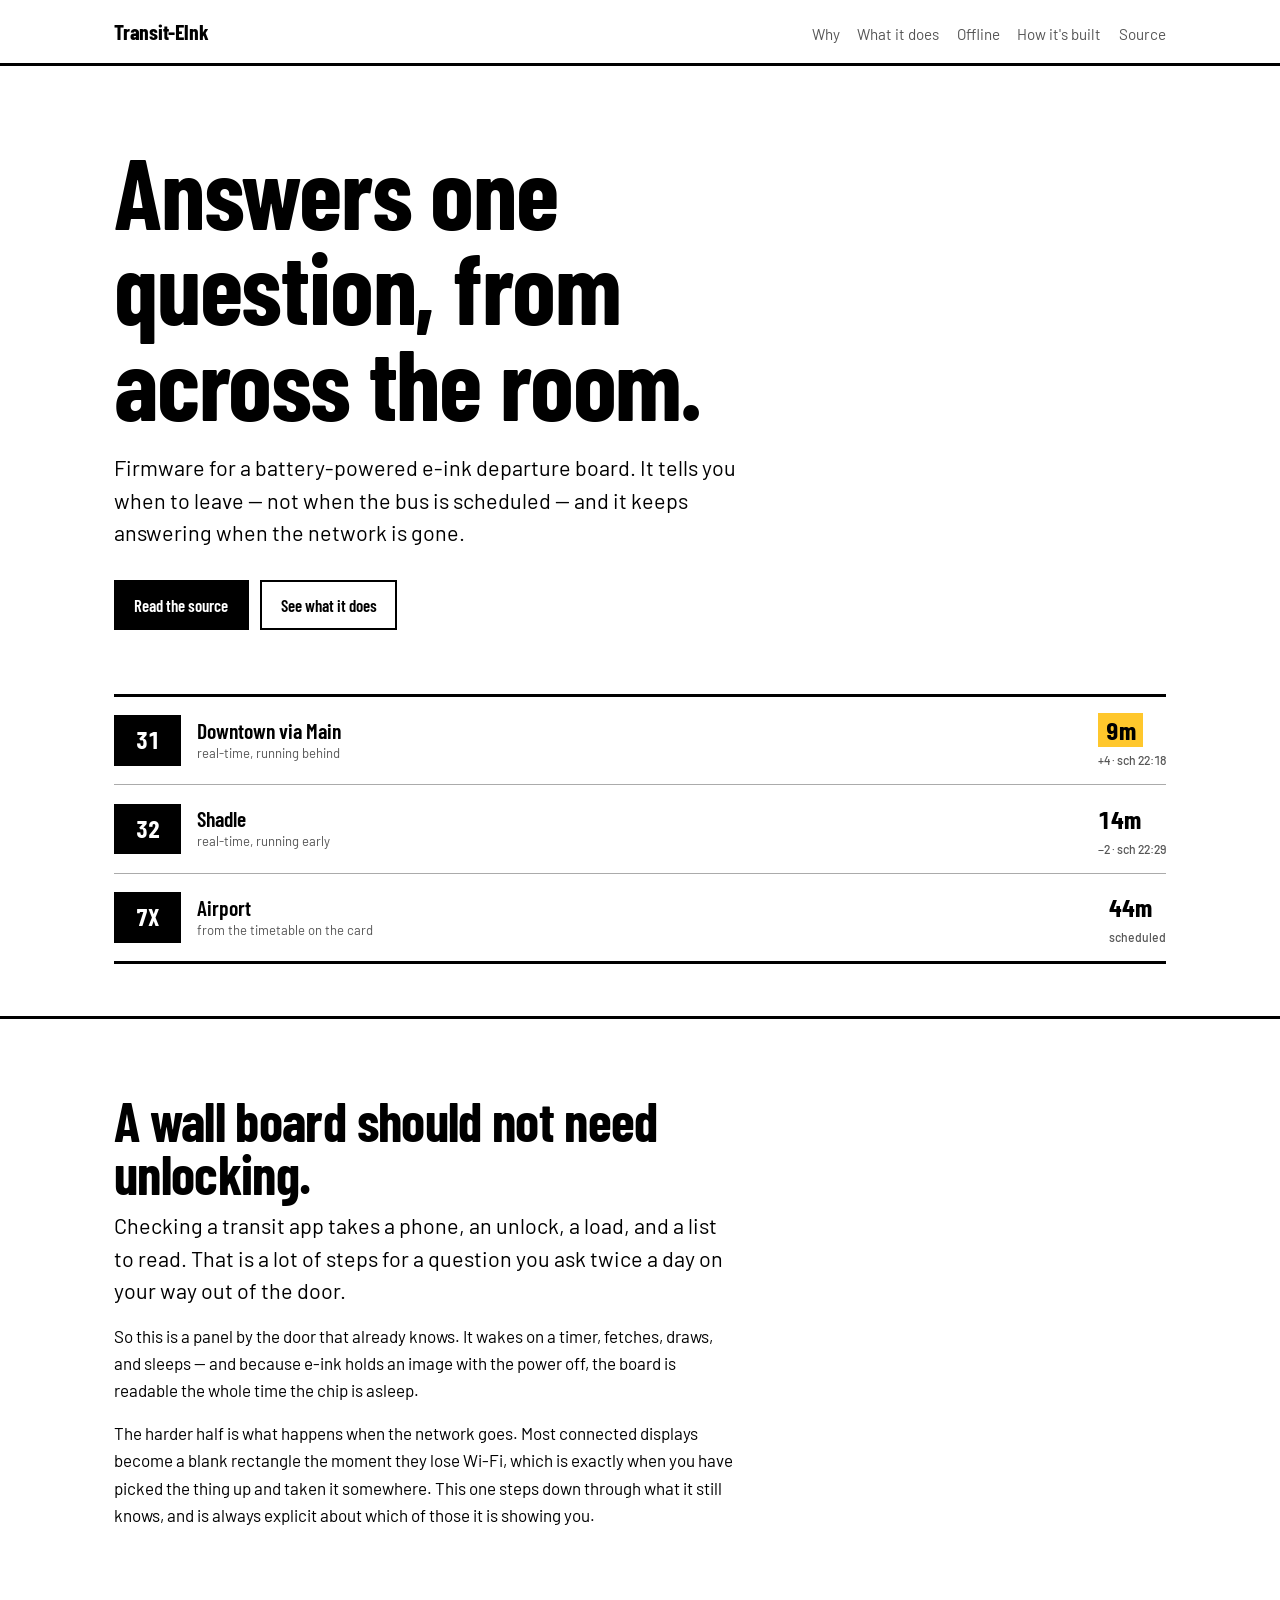
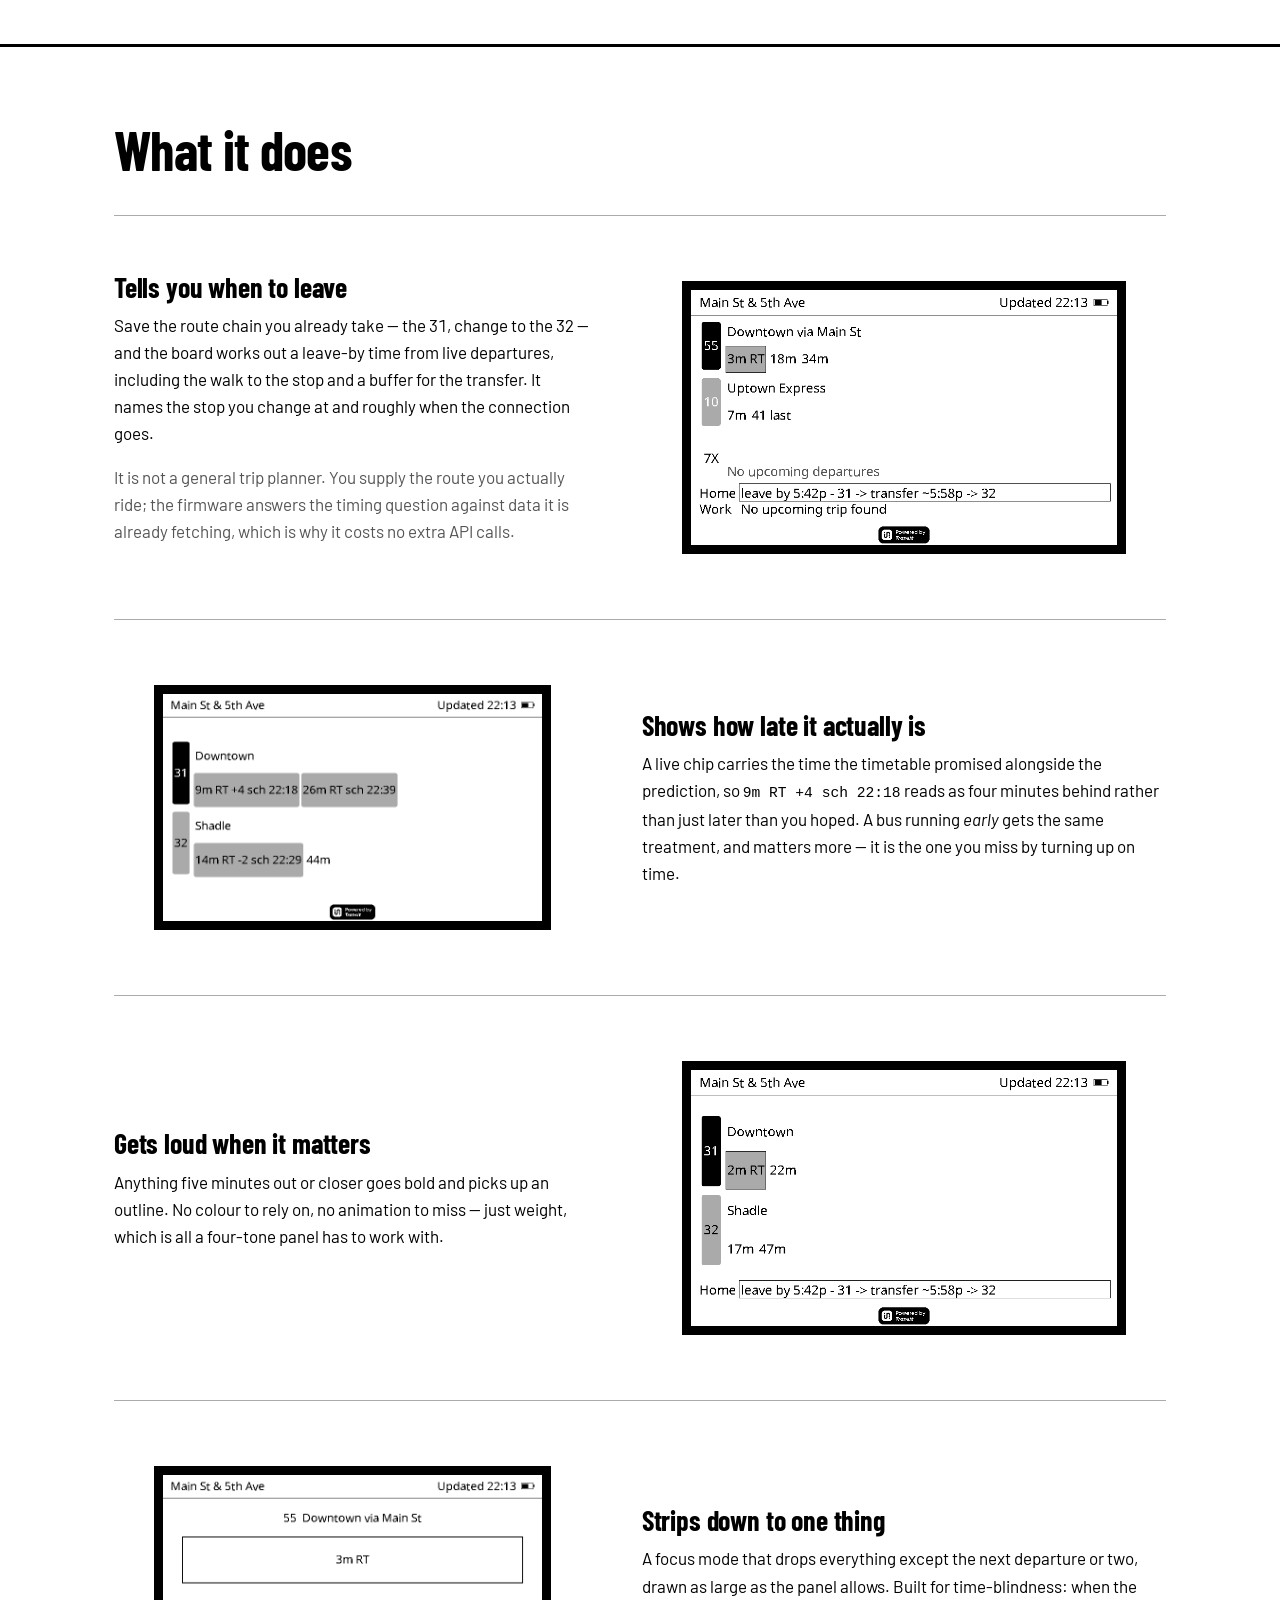
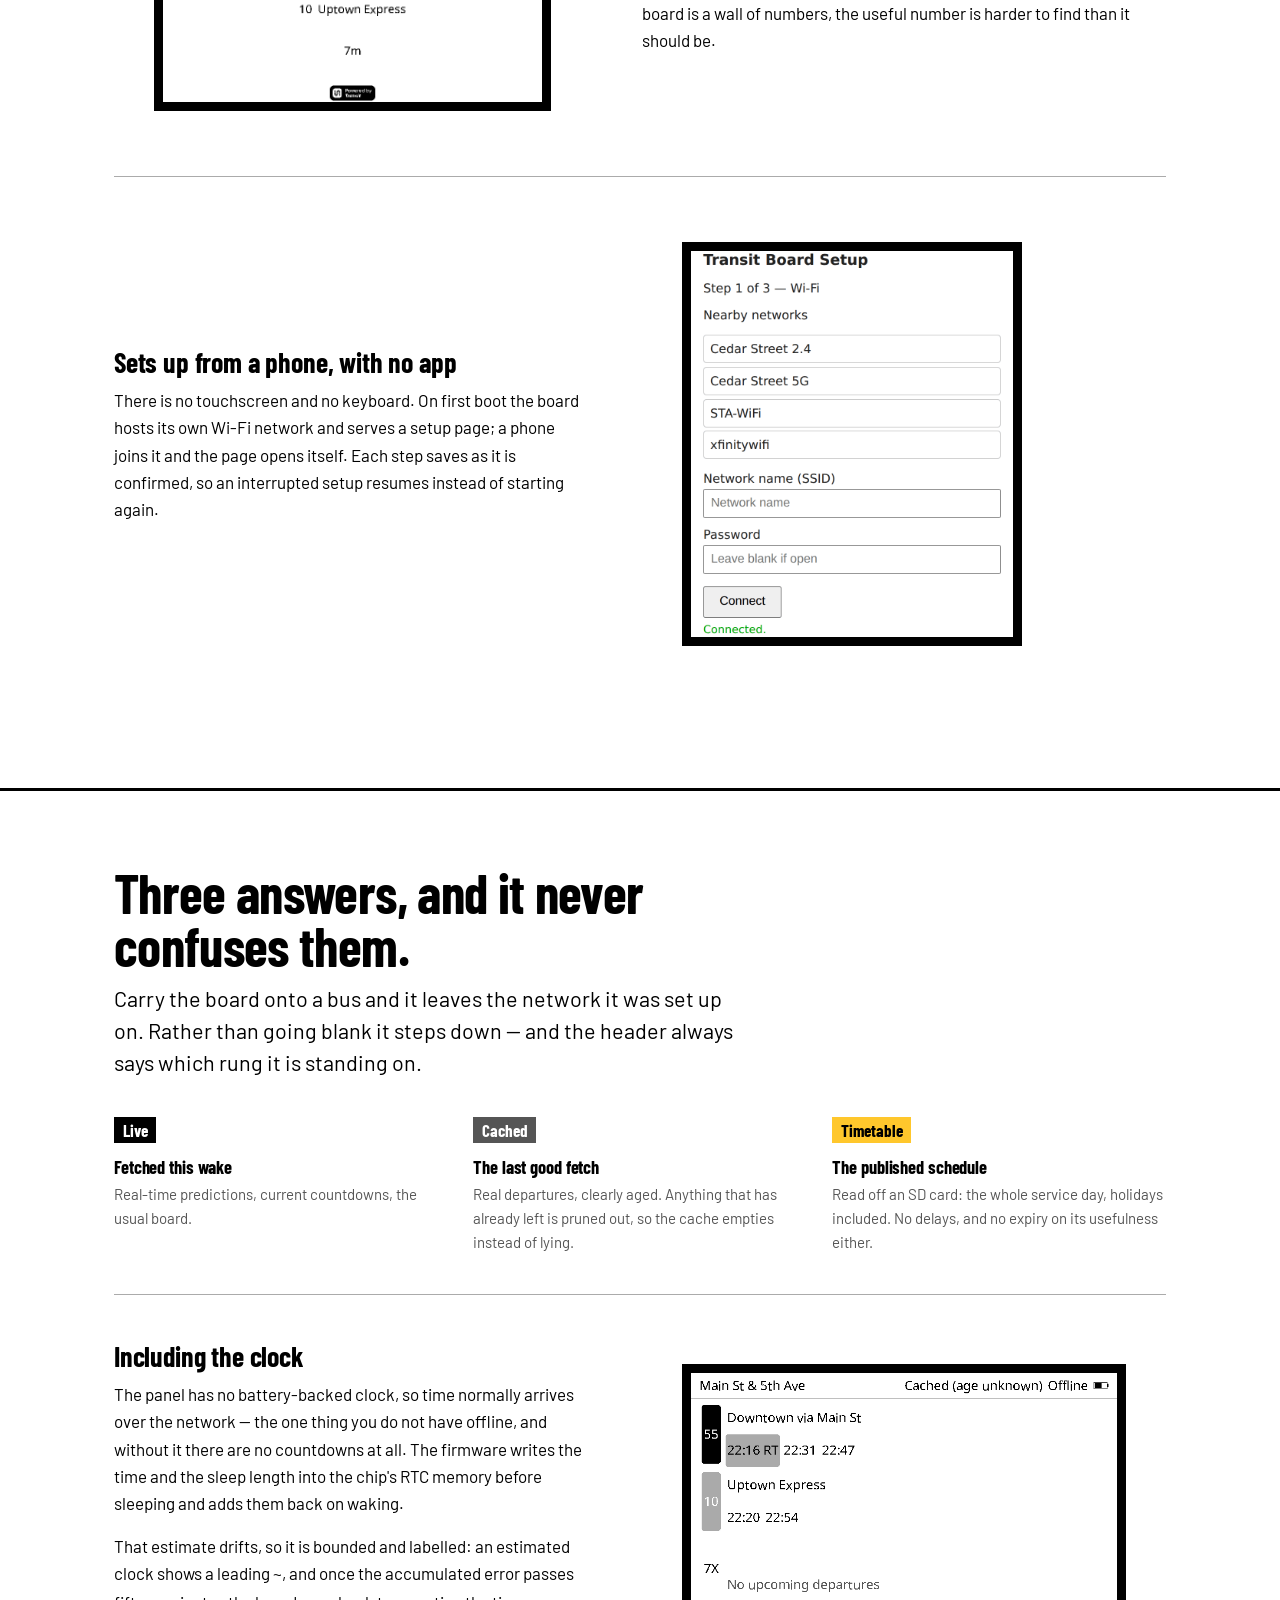
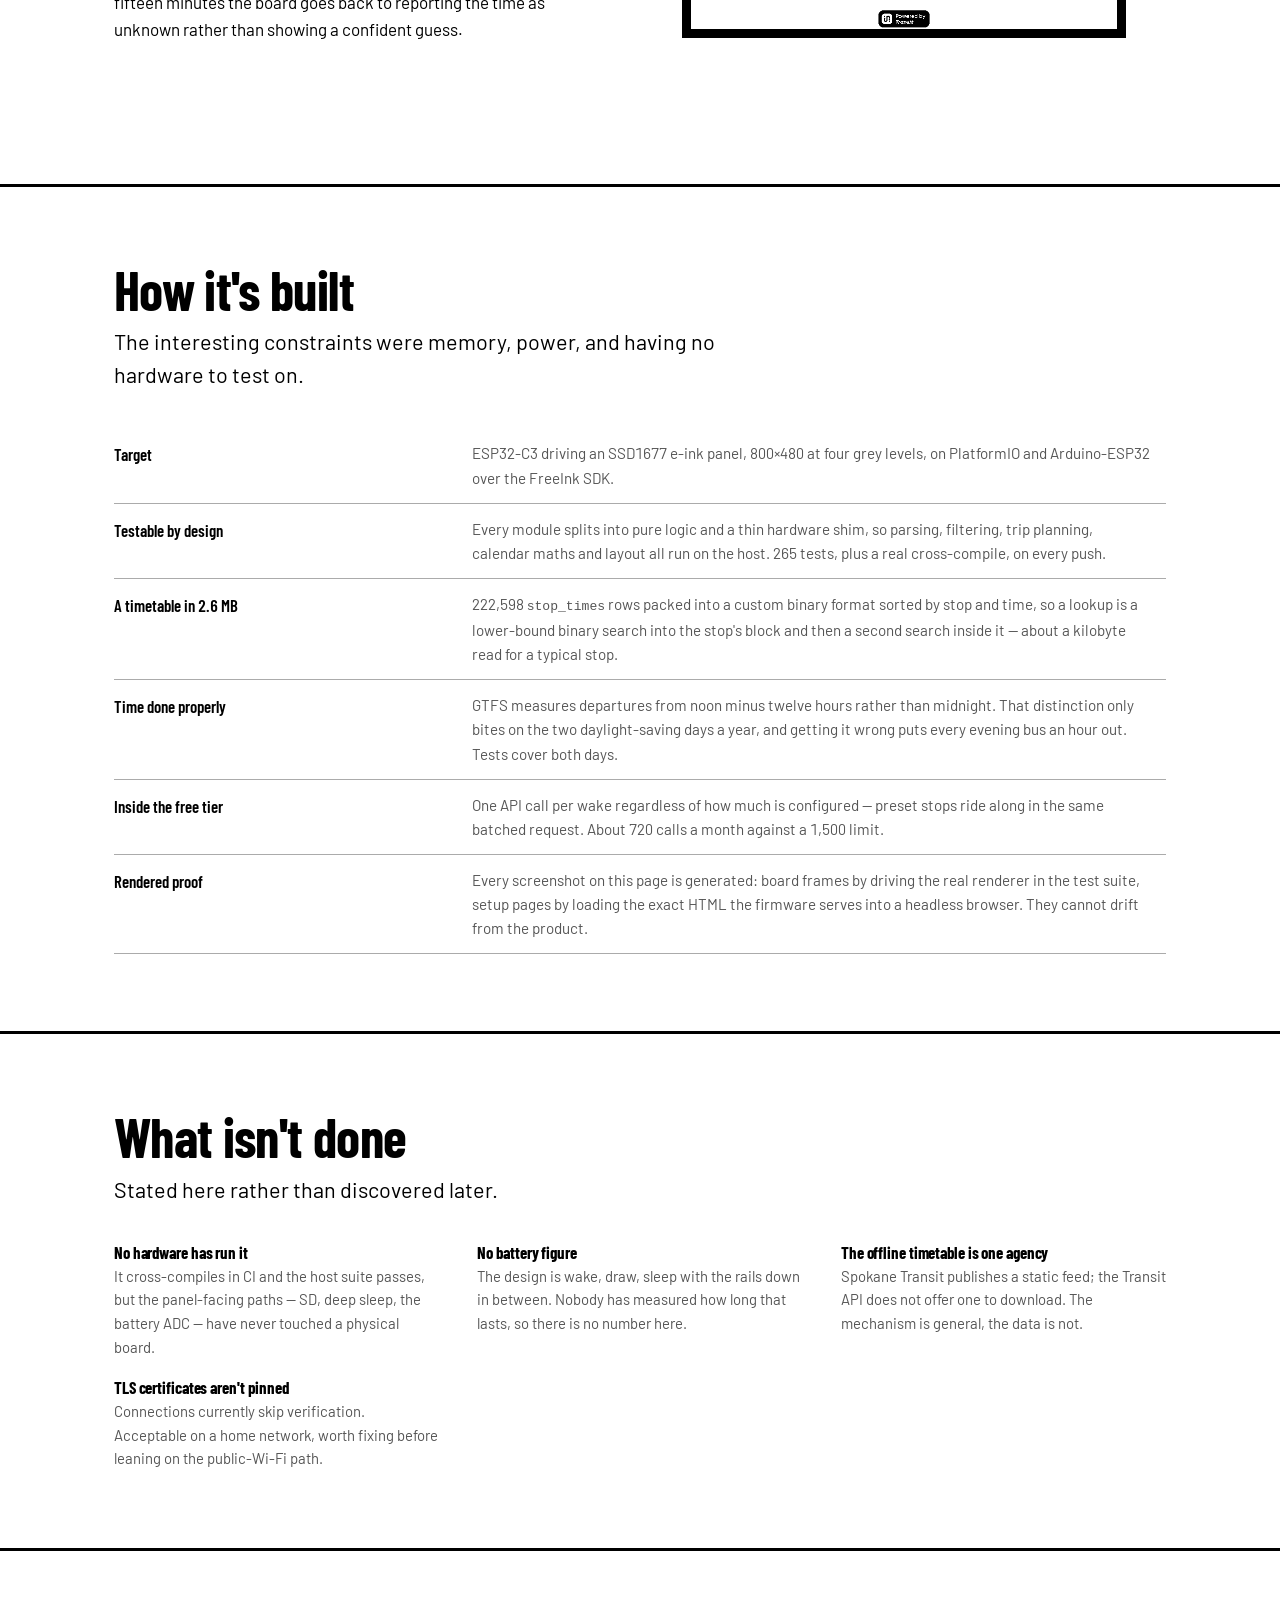
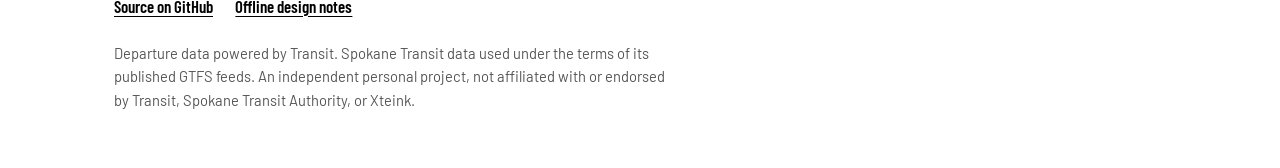
<file: showcase/index.html>
<!doctype html>
<html lang="en">
<head>
<meta charset="utf-8">
<meta name="viewport" content="width=device-width, initial-scale=1">
<title>Transit-Elnk &mdash; the departure board that keeps working offline</title>
<meta name="description" content="ESP32 firmware for a battery-powered e-ink transit departure board. Tells you when to leave, shows how late the bus is, and keeps answering with no network at all.">
<meta name="color-scheme" content="light">
<link rel="preconnect" href="https://fonts.googleapis.com">
<link rel="preconnect" href="https://fonts.gstatic.com" crossorigin>
<link href="https://fonts.googleapis.com/css2?family=Barlow+Condensed:wght@500;600;700&family=Barlow:wght@400;500;600&display=swap" rel="stylesheet">
<style>
/* ---------------------------------------------------------------------
   Palette: the four tones an SSD1677 panel can actually draw, plus one
   signal colour. The page is built under the same constraint as the
   product -- flat fills, no gradients, no soft shadows.
   --------------------------------------------------------------------- */
:root{
  --ink:#000000;      /* panel level 0 */
  --mid:#555555;      /* panel level 1 */
  --pale:#ABABAB;     /* panel level 2 */
  --paper:#FFFFFF;    /* panel level 3 */
  --flag:#FFC72C;     /* bus-stop flag amber; only ever a fill under black */
  --disp:"Barlow Condensed","Oswald","Arial Narrow",system-ui,sans-serif;
  --text:"Barlow","Helvetica Neue",system-ui,-apple-system,sans-serif;
  --gut:clamp(20px,5vw,64px);
  --max:1180px;
}
*,*::before,*::after{box-sizing:border-box}
html{-webkit-text-size-adjust:100%}
body{
  margin:0;background:var(--paper);color:var(--ink);
  font-family:var(--text);font-size:17px;line-height:1.6;
  font-variant-numeric:tabular-nums;
  -webkit-font-smoothing:antialiased;
}
img{max-width:100%;height:auto;display:block}
a{color:var(--ink);text-decoration-thickness:1px;text-underline-offset:3px}
a:hover{text-decoration-thickness:2px}
:focus-visible{outline:3px solid var(--flag);outline-offset:3px}
.wrap{max-width:var(--max);margin-inline:auto;padding-inline:var(--gut)}

h1,h2,h3{font-family:var(--disp);font-weight:700;line-height:.96;letter-spacing:-.012em;margin:0}
h2{font-size:clamp(2rem,1.2rem + 3.2vw,3.4rem)}
h3{font-size:clamp(1.3rem,1.1rem + .9vw,1.75rem);letter-spacing:-.006em}
p{margin:0 0 1rem;max-width:64ch}
.lead{font-size:clamp(1.1rem,1rem + .5vw,1.35rem);line-height:1.5}
.muted{color:var(--mid)}
.mono{font-family:ui-monospace,SFMono-Regular,Menlo,Consolas,monospace;font-size:.86em}

/* Tone block: the structural device, borrowed from the route badges the
   firmware draws on the panel itself. */
.block{
  display:inline-block;background:var(--ink);color:var(--paper);
  font-family:var(--disp);font-weight:700;line-height:1;
  padding:.28em .5em .22em;
}
.block.flag{background:var(--flag);color:var(--ink)}
.block.mid{background:var(--mid)}

/* --- masthead ------------------------------------------------------- */
.top{border-bottom:3px solid var(--ink)}
.top .wrap{display:flex;align-items:baseline;gap:1rem;padding-block:.9rem;flex-wrap:wrap}
.logo{font-family:var(--disp);font-weight:700;font-size:1.35rem;letter-spacing:-.01em;text-decoration:none}
.top nav{margin-left:auto;display:flex;gap:1.1rem;flex-wrap:wrap}
.top nav a{font-size:.95rem;text-decoration:none;color:var(--mid)}
.top nav a:hover{color:var(--ink);text-decoration:underline}

/* --- hero ----------------------------------------------------------- */
.hero{padding-block:clamp(2.5rem,6vw,5rem) clamp(2rem,4vw,3.5rem)}
.hero h1{font-size:clamp(2.6rem,1.1rem + 6.6vw,6.2rem);max-width:14ch;margin-bottom:1.4rem}
.hero .lead{max-width:52ch;margin-bottom:2rem}
.actions{display:flex;gap:.7rem;flex-wrap:wrap}
.btn{
  font-family:var(--disp);font-weight:600;font-size:1.05rem;
  padding:.55em 1.1em;text-decoration:none;border:2px solid var(--ink);
  background:var(--paper);color:var(--ink);
}
.btn.solid{background:var(--ink);color:var(--paper)}
.btn:hover{background:var(--flag);color:var(--ink);border-color:var(--ink)}

/* The departure strip: the hero's memorable element. Structured exactly
   like a row the firmware draws -- badge, destination, time column. */
.strip{margin-top:clamp(2.5rem,5vw,4rem);border-top:3px solid var(--ink);border-bottom:3px solid var(--ink)}
.dep{
  display:grid;grid-template-columns:4.2rem 1fr auto;align-items:center;
  gap:1rem;padding:.85rem 0;border-bottom:1px solid var(--pale);
}
.dep:last-child{border-bottom:0}
.dep .rt{
  background:var(--ink);color:var(--paper);font-family:var(--disp);font-weight:700;
  font-size:1.5rem;text-align:center;padding:.25em 0;
}
.dep .dest{font-family:var(--disp);font-weight:600;font-size:1.35rem;line-height:1.1}
.dep .dest small{display:block;font-family:var(--text);font-weight:400;font-size:.82rem;color:var(--mid);line-height:1.35;margin-top:.15rem}
.dep .when{font-family:var(--disp);font-weight:700;font-size:1.6rem;white-space:nowrap}
.dep .when .sub{display:block;font-family:var(--text);font-weight:500;font-size:.76rem;color:var(--mid);text-align:right}
.dep .when em{font-style:normal;background:var(--flag);padding:.05em .3em}
@media(max-width:560px){
  .dep{grid-template-columns:3.2rem 1fr;row-gap:.35rem}
  .dep .when{grid-column:2;text-align:left}
  .dep .when .sub{text-align:left}
}

/* --- sections ------------------------------------------------------- */
section{padding-block:clamp(2.8rem,6vw,5rem)}
.rule{border-top:3px solid var(--ink)}
.head{max-width:62ch;margin-bottom:2.4rem}
.head h2{margin-bottom:.6rem}

/* --- feature rows --------------------------------------------------- */
.feat{display:grid;grid-template-columns:minmax(0,1fr) minmax(0,1.1fr);gap:clamp(1.5rem,4vw,3.5rem);align-items:center;padding-block:clamp(1.8rem,4vw,3rem);border-top:1px solid var(--pale)}
.feat:first-of-type{border-top:0}
.feat.flip .shot{order:-1}
@media(max-width:840px){.feat,.feat.flip{grid-template-columns:1fr}.feat.flip .shot{order:0}}
.feat h3{margin-bottom:.7rem}

/* The panel bezel: the device is a black-framed e-ink display. */
.shot{background:var(--ink);padding:9px}
.shot img{background:var(--paper)}
.shot.tall{max-width:340px}
figcaption{font-size:.85rem;color:var(--mid);margin-top:.6rem}

/* --- offline ladder ------------------------------------------------- */
.ladder{display:grid;grid-template-columns:repeat(auto-fit,minmax(min(100%,265px),1fr));gap:1.6rem;margin-top:2rem}
.rung h3{font-size:1.15rem;margin:.9rem 0 .35rem}
.rung p{font-size:.94rem;color:var(--mid);margin:0}

/* --- craft table ---------------------------------------------------- */
.tbl{width:100%;border-collapse:collapse;margin-top:1.5rem}
.tbl th,.tbl td{text-align:left;vertical-align:top;padding:.8rem 1rem .8rem 0;border-bottom:1px solid var(--pale)}
.tbl th{font-family:var(--disp);font-weight:600;font-size:1.05rem;width:34%;white-space:nowrap}
.tbl td{font-size:.95rem;color:var(--mid)}
@media(max-width:620px){.tbl th,.tbl td{display:block;width:auto;border-bottom:0;padding-block:.15rem}.tbl tr{display:block;padding-block:.7rem;border-bottom:1px solid var(--pale)}}

/* --- honesty list --------------------------------------------------- */
.gaps{display:grid;grid-template-columns:repeat(auto-fit,minmax(min(100%,290px),1fr));gap:1.2rem 2.4rem;margin-top:1.8rem}
.gap h3{font-size:1.05rem;margin-bottom:.3rem}
.gap p{font-size:.93rem;color:var(--mid);margin:0}

/* --- footer --------------------------------------------------------- */
footer{border-top:3px solid var(--ink);padding-block:2.6rem;font-size:.92rem}
footer p{color:var(--mid);max-width:70ch}
.flinks{display:flex;gap:1.4rem;flex-wrap:wrap;margin-bottom:1.4rem;font-family:var(--disp);font-weight:600;font-size:1.05rem}
@media(prefers-reduced-motion:reduce){*{animation:none!important;transition:none!important}}
</style>
</head>
<body>

<header class="top">
  <div class="wrap">
    <a class="logo" href="#top">Transit&#8209;Elnk</a>
    <nav>
      <a href="#why">Why</a>
      <a href="#what">What it does</a>
      <a href="#offline">Offline</a>
      <a href="#built">How it's built</a>
      <a href="https://github.com/shelbeeely/Transit-Elnk-Firmware">Source</a>
    </nav>
  </div>
</header>

<main id="top">

<section class="hero">
  <div class="wrap">
    <h1>Answers one question, from across the room.</h1>
    <p class="lead">Firmware for a battery-powered e&#8209;ink departure board. It tells you
    when to leave &mdash; not when the bus is scheduled &mdash; and it keeps
    answering when the network is gone.</p>
    <div class="actions">
      <a class="btn solid" href="https://github.com/shelbeeely/Transit-Elnk-Firmware">Read the source</a>
      <a class="btn" href="#what">See what it does</a>
    </div>

    <div class="strip" role="img" aria-label="A departure board strip: route 31 to Downtown due in 9 minutes, running 4 minutes behind a 22:18 schedule. Route 32 to Shadle in 14 minutes, running 2 minutes early against 22:29. Route 7X to Airport has nothing upcoming.">
      <div class="dep">
        <span class="rt">31</span>
        <span class="dest">Downtown via Main<small>real&#8209;time, running behind</small></span>
        <span class="when"><em>9m</em><span class="sub">+4 &middot; sch 22:18</span></span>
      </div>
      <div class="dep">
        <span class="rt">32</span>
        <span class="dest">Shadle<small>real&#8209;time, running early</small></span>
        <span class="when">14m<span class="sub">&minus;2 &middot; sch 22:29</span></span>
      </div>
      <div class="dep">
        <span class="rt">7X</span>
        <span class="dest">Airport<small>from the timetable on the card</small></span>
        <span class="when">44m<span class="sub">scheduled</span></span>
      </div>
    </div>
  </div>
</section>

<section id="why" class="rule">
  <div class="wrap">
    <div class="head">
      <h2>A wall board should not need unlocking.</h2>
      <p class="lead">Checking a transit app takes a phone, an unlock, a load, and a
      list to read. That is a lot of steps for a question you ask twice a day
      on your way out of the door.</p>
      <p>So this is a panel by the door that already knows. It wakes on a timer,
      fetches, draws, and sleeps &mdash; and because e&#8209;ink holds an image with the
      power off, the board is readable the whole time the chip is asleep.</p>
      <p>The harder half is what happens when the network goes. Most connected
      displays become a blank rectangle the moment they lose Wi&#8209;Fi, which is
      exactly when you have picked the thing up and taken it somewhere. This one
      steps down through what it still knows, and is always explicit about which
      of those it is showing you.</p>
    </div>
  </div>
</section>

<section id="what" class="rule">
  <div class="wrap">
    <div class="head">
      <h2>What it does</h2>
    </div>

    <div class="feat">
      <div>
        <h3>Tells you when to leave</h3>
        <p>Save the route chain you already take &mdash; the 31, change to the 32 &mdash;
        and the board works out a leave&#8209;by time from live departures, including
        the walk to the stop and a buffer for the transfer. It names the stop you
        change at and roughly when the connection goes.</p>
        <p class="muted">It is not a general trip planner. You supply the route you
        actually ride; the firmware answers the timing question against data it is
        already fetching, which is why it costs no extra API calls.</p>
      </div>
      <figure class="shot"><img src="[data-uri]" width="800" height="480" alt="Departure board with a Home and Work strip below the routes, each showing a leave-by time and transfer point."></figure>
    </div>

    <div class="feat flip">
      <div>
        <h3>Shows how late it actually is</h3>
        <p>A live chip carries the time the timetable promised alongside the
        prediction, so <span class="mono">9m RT +4 sch 22:18</span> reads as four
        minutes behind rather than just later than you hoped. A bus running
        <em>early</em> gets the same treatment, and matters more &mdash; it is the one
        you miss by turning up on time.</p>
      </div>
      <figure class="shot"><img src="[data-uri]" width="800" height="480" alt="Departure chips annotated with plus four and minus two minute deltas next to their scheduled clock times."></figure>
    </div>

    <div class="feat">
      <div>
        <h3>Gets loud when it matters</h3>
        <p>Anything five minutes out or closer goes bold and picks up an outline.
        No colour to rely on, no animation to miss &mdash; just weight, which is all a
        four&#8209;tone panel has to work with.</p>
      </div>
      <figure class="shot"><img src="[data-uri]" width="800" height="480" alt="Board with an imminent departure rendered bold inside an outline box."></figure>
    </div>

    <div class="feat flip">
      <div>
        <h3>Strips down to one thing</h3>
        <p>A focus mode that drops everything except the next departure or two,
        drawn as large as the panel allows. Built for time&#8209;blindness: when the
        board is a wall of numbers, the useful number is harder to find than it
        should be.</p>
      </div>
      <figure class="shot"><img src="[data-uri]" width="800" height="480" alt="Focus mode showing two large centred rows, each a route and headsign above a large countdown."></figure>
    </div>

    <div class="feat">
      <div>
        <h3>Sets up from a phone, with no app</h3>
        <p>There is no touchscreen and no keyboard. On first boot the board hosts
        its own Wi&#8209;Fi network and serves a setup page; a phone joins it and the
        page opens itself. Each step saves as it is confirmed, so an interrupted
        setup resumes instead of starting again.</p>
      </div>
      <figure class="shot tall"><img src="[data-uri]" width="840" height="1006" alt="The board's own setup page on a phone, listing scanned Wi-Fi networks with name and password fields."></figure>
    </div>
  </div>
</section>

<section id="offline" class="rule">
  <div class="wrap">
    <div class="head">
      <h2>Three answers, and it never confuses them.</h2>
      <p class="lead">Carry the board onto a bus and it leaves the network it was
      set up on. Rather than going blank it steps down &mdash; and the header always
      says which rung it is standing on.</p>
    </div>

    <div class="ladder">
      <div class="rung">
        <span class="block">Live</span>
        <h3>Fetched this wake</h3>
        <p>Real&#8209;time predictions, current countdowns, the usual board.</p>
      </div>
      <div class="rung">
        <span class="block mid">Cached</span>
        <h3>The last good fetch</h3>
        <p>Real departures, clearly aged. Anything that has already left is pruned
        out, so the cache empties instead of lying.</p>
      </div>
      <div class="rung">
        <span class="block flag">Timetable</span>
        <h3>The published schedule</h3>
        <p>Read off an SD card: the whole service day, holidays included. No
        delays, and no expiry on its usefulness either.</p>
      </div>
    </div>

    <div class="feat" style="margin-top:2.5rem;border-top:1px solid var(--pale)">
      <div>
        <h3>Including the clock</h3>
        <p>The panel has no battery&#8209;backed clock, so time normally arrives over
        the network &mdash; the one thing you do not have offline, and without it there
        are no countdowns at all. The firmware writes the time and the sleep
        length into the chip's RTC memory before sleeping and adds them back on
        waking.</p>
        <p>That estimate drifts, so it is bounded and labelled: an estimated clock
        shows a leading <span class="mono">~</span>, and once the accumulated error
        passes fifteen minutes the board goes back to reporting the time as
        unknown rather than showing a confident guess.</p>
      </div>
      <figure class="shot"><img src="[data-uri]" width="800" height="480" alt="Board header reading Cached (age unknown) and Offline, with no clock time available."></figure>
    </div>
  </div>
</section>

<section id="built" class="rule">
  <div class="wrap">
    <div class="head">
      <h2>How it's built</h2>
      <p class="lead">The interesting constraints were memory, power, and having
      no hardware to test on.</p>
    </div>

    <table class="tbl">
      <tbody>
        <tr><th>Target</th><td>ESP32&#8209;C3 driving an SSD1677 e&#8209;ink panel, 800&times;480 at four grey levels, on PlatformIO and Arduino&#8209;ESP32 over the FreeInk SDK.</td></tr>
        <tr><th>Testable by design</th><td>Every module splits into pure logic and a thin hardware shim, so parsing, filtering, trip planning, calendar maths and layout all run on the host. 265 tests, plus a real cross&#8209;compile, on every push.</td></tr>
        <tr><th>A timetable in 2.6&nbsp;MB</th><td>222,598 <span class="mono">stop_times</span> rows packed into a custom binary format sorted by stop and time, so a lookup is a lower&#8209;bound binary search into the stop's block and then a second search inside it &mdash; about a kilobyte read for a typical stop.</td></tr>
        <tr><th>Time done properly</th><td>GTFS measures departures from noon minus twelve hours rather than midnight. That distinction only bites on the two daylight&#8209;saving days a year, and getting it wrong puts every evening bus an hour out. Tests cover both days.</td></tr>
        <tr><th>Inside the free tier</th><td>One API call per wake regardless of how much is configured &mdash; preset stops ride along in the same batched request. About 720 calls a month against a 1,500 limit.</td></tr>
        <tr><th>Rendered proof</th><td>Every screenshot on this page is generated: board frames by driving the real renderer in the test suite, setup pages by loading the exact HTML the firmware serves into a headless browser. They cannot drift from the product.</td></tr>
      </tbody>
    </table>
  </div>
</section>

<section class="rule">
  <div class="wrap">
    <div class="head">
      <h2>What isn't done</h2>
      <p class="lead">Stated here rather than discovered later.</p>
    </div>
    <div class="gaps">
      <div class="gap">
        <h3>No hardware has run it</h3>
        <p>It cross&#8209;compiles in CI and the host suite passes, but the panel&#8209;facing
        paths &mdash; SD, deep sleep, the battery ADC &mdash; have never touched a physical
        board.</p>
      </div>
      <div class="gap">
        <h3>No battery figure</h3>
        <p>The design is wake, draw, sleep with the rails down in between. Nobody
        has measured how long that lasts, so there is no number here.</p>
      </div>
      <div class="gap">
        <h3>The offline timetable is one agency</h3>
        <p>Spokane Transit publishes a static feed; the Transit API does not offer
        one to download. The mechanism is general, the data is not.</p>
      </div>
      <div class="gap">
        <h3>TLS certificates aren't pinned</h3>
        <p>Connections currently skip verification. Acceptable on a home network,
        worth fixing before leaning on the public&#8209;Wi&#8209;Fi path.</p>
      </div>
    </div>
  </div>
</section>

</main>

<footer>
  <div class="wrap">
    <div class="flinks">
      <a href="https://github.com/shelbeeely/Transit-Elnk-Firmware">Source on GitHub</a>
      <a href="https://github.com/shelbeeely/Transit-Elnk-Firmware/blob/HEAD/docs/OFFLINE_AND_BUS_WIFI.md">Offline design notes</a>
      <!-- Portfolio hub: wire this up when the collection page exists.
           <a href="/">More projects</a> -->
    </div>
    <p>Departure data powered by Transit. Spokane Transit data used under the terms
    of its published GTFS feeds. An independent personal project, not affiliated
    with or endorsed by Transit, Spokane Transit Authority, or Xteink.</p>
  </div>
</footer>

</body>
</html>
</file>
